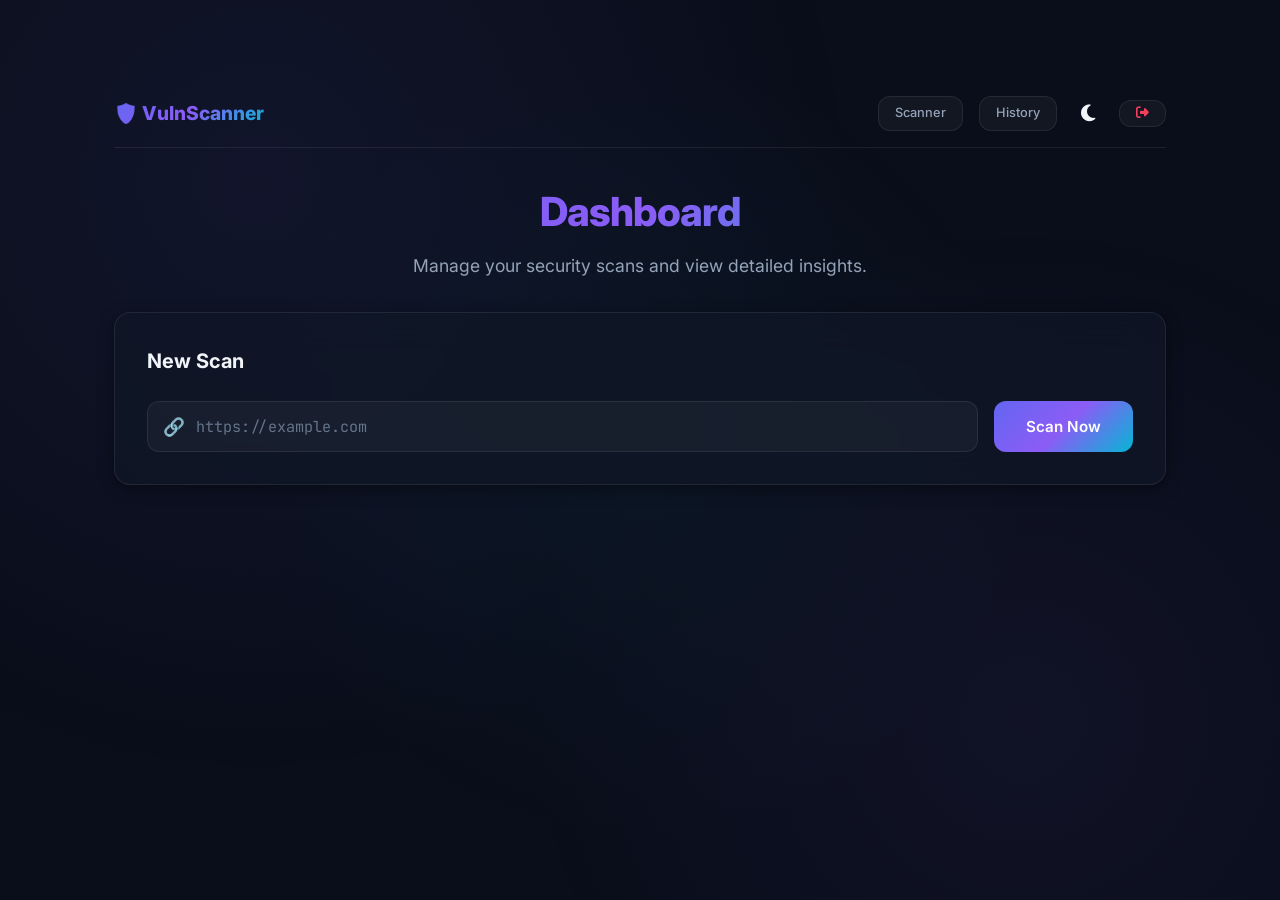
<file: frontend/dashboard.html>
<!DOCTYPE html>
<html lang="en">
<head>
    <meta charset="UTF-8">
    <meta name="viewport" content="width=device-width, initial-scale=1.0">
    <title>Dashboard — VulnScanner</title>
    <link rel="stylesheet" href="styles.css">
    <link rel="stylesheet" href="https://cdnjs.cloudflare.com/ajax/libs/font-awesome/6.4.0/css/all.min.css">
</head>
<body>
    <div class="container">
        <header class="header">
            <div class="nav-container">
                <div class="logo">🛡️ VulnScanner</div>
                <div class="nav-auth">
                    <a href="index.html" class="btn-secondary btn-sm">Scanner</a>
                    <a href="history.html" class="btn-secondary btn-sm">History</a>
                    <button class="theme-toggle" id="themeToggle">
                        <i class="fas fa-moon"></i>
                    </button>
                    <a href="/api/logout" class="btn-secondary btn-sm" style="color: var(--accent-rose);"><i class="fas fa-sign-out-alt"></i></a>
                </div>
            </div>
            <h1 class="header__title">Dashboard</h1>
            <p class="header__subtitle">Manage your security scans and view detailed insights.</p>
        </header>

        <div class="scan-card">
            <h2 style="margin-bottom: 1.5rem; font-size: 1.25rem;">New Scan</h2>
            <form id="scanForm" class="scan-form">
                <div class="scan-form__input-wrapper">
                    <span class="scan-form__icon">🔗</span>
                    <input type="text" id="scanUrl" class="scan-form__input" placeholder="https://example.com" required>
                </div>
                <button type="submit" id="scanBtn" class="scan-form__btn">Scan Now</button>
            </form>
            
            <div class="loading-overlay" id="loadingOverlay">
                <div class="spinner"></div>
                <div class="loading-text">Scanning in progress…</div>
            </div>

            <p id="statusMsg" style="margin-top: 1rem; font-size: 0.9rem; text-align: center; color: var(--text-secondary); display: none;"></p>
        </div>

        <div id="resultsArea" class="results">
            <div class="score-dashboard">
                <div class="score-circle">
                    <svg viewBox="0 0 160 160">
                        <circle class="score-circle__bg" cx="80" cy="80" r="70"></circle>
                        <circle class="score-circle__fg" id="scoreArc" cx="80" cy="80" r="70"></circle>
                    </svg>
                    <div class="score-circle__text">
                        <div class="score-number" id="scoreValue">0</div>
                        <div class="score-label">Score</div>
                    </div>
                </div>
                <div class="score-details">
                    <div class="score-grade">Overall Security Standing</div>
                    <div class="score-meta">
                        <span id="resultUrl"></span>
                    </div>
                </div>
            </div>

            <div class="vuln-list" id="vulnerabilitiesList">
                <!-- Vulnerability cards will be injected here -->
            </div>
        </div>
    </div>

    <script src="script.js"></script>
    <script>
        const toggle = document.getElementById('themeToggle');
        toggle.addEventListener('click', () => {
            const current = document.body.getAttribute('data-theme');
            const target = current === 'light' ? 'dark' : 'light';
            document.body.setAttribute('data-theme', target);
            localStorage.setItem('theme', target);
            toggle.innerHTML = target === 'light' ? '<i class="fas fa-sun"></i>' : '<i class="fas fa-moon"></i>';
        });

        const savedTheme = localStorage.getItem('theme') || 'dark';
        document.body.setAttribute('data-theme', savedTheme);
        toggle.innerHTML = savedTheme === 'light' ? '<i class="fas fa-sun"></i>' : '<i class="fas fa-moon"></i>';
    </script>
</body>
</html>
</file>
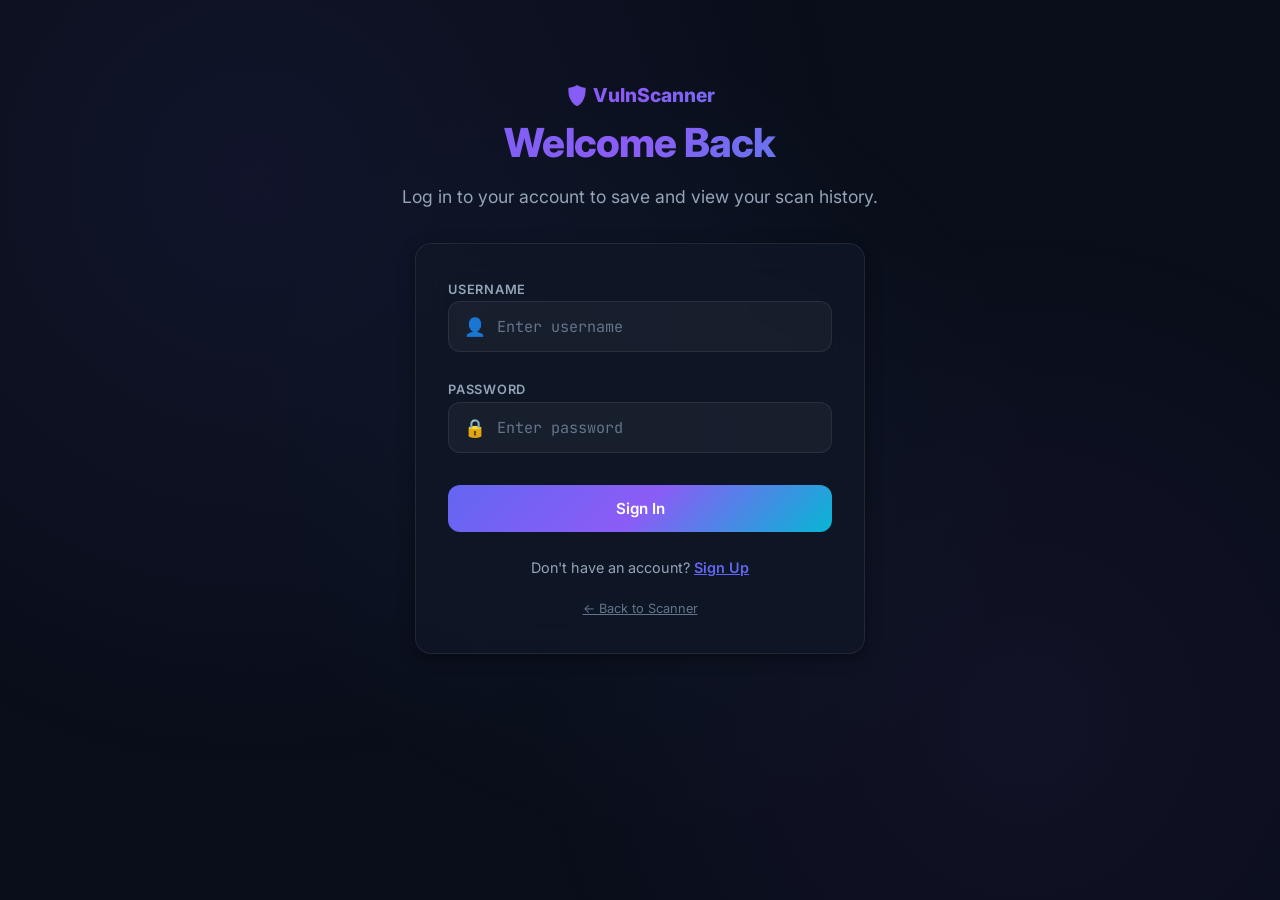
<file: frontend/login.html>
<!DOCTYPE html>
<html lang="en">
<head>
  <meta charset="UTF-8" />
  <meta name="viewport" content="width=device-width, initial-scale=1.0" />
  <title>Login — VulnScanner</title>
  <link rel="stylesheet" href="styles.css" />
</head>
<body class="auth-page">
  <div class="container">
    <header class="header">
      <div class="logo">🛡️ VulnScanner</div>
      <h1 class="header__title">Welcome Back</h1>
      <p class="header__subtitle">Log in to your account to save and view your scan history.</p>
    </header>

    <div class="scan-card" style="max-width: 450px; margin: 0 auto;">
      <form id="loginForm" class="auth-form">
        <div class="form-group">
          <label class="scan-options__label">Username</label>
          <div class="scan-form__input-wrapper">
            <span class="scan-form__icon">👤</span>
            <input type="text" id="username" class="scan-form__input" placeholder="Enter username" required />
          </div>
        </div>
        <div class="form-group" style="margin-top: 1.5rem;">
          <label class="scan-options__label">Password</label>
          <div class="scan-form__input-wrapper">
            <span class="scan-form__icon">🔒</span>
            <input type="password" id="password" class="scan-form__input" placeholder="Enter password" required />
          </div>
        </div>
        <button type="submit" class="scan-form__btn" style="width: 100%; margin-top: 2rem; justify-content: center;">
          Sign In
        </button>
      </form>

      <div style="margin-top: 1.5rem; text-align: center; font-size: 0.9rem; color: var(--text-secondary);">
        Don't have an account? <a href="signup.html" style="color: var(--accent-indigo); font-weight: 600;">Sign Up</a>
      </div>
      <div style="margin-top: 1rem; text-align: center;">
        <a href="index.html" style="color: var(--text-muted); font-size: 0.8rem;">← Back to Scanner</a>
      </div>
    </div>
  </div>

  <script>
    document.getElementById('loginForm').addEventListener('submit', async (e) => {
      e.preventDefault();
      const username = document.getElementById('username').value;
      const password = document.getElementById('password').value;

      try {
        const response = await fetch('/api/auth/login', {
          method: 'POST',
          headers: { 'Content-Type': 'application/json' },
          body: JSON.stringify({ username, password })
        });

        const data = await response.json();
        if (response.ok) {
          window.location.href = 'index.html';
        } else {
          alert(data.error || 'Login failed');
        }
      } catch (err) {
        alert('An error occurred. Please try again.');
      }
    });
  </script>
</body>
</html>
</file>
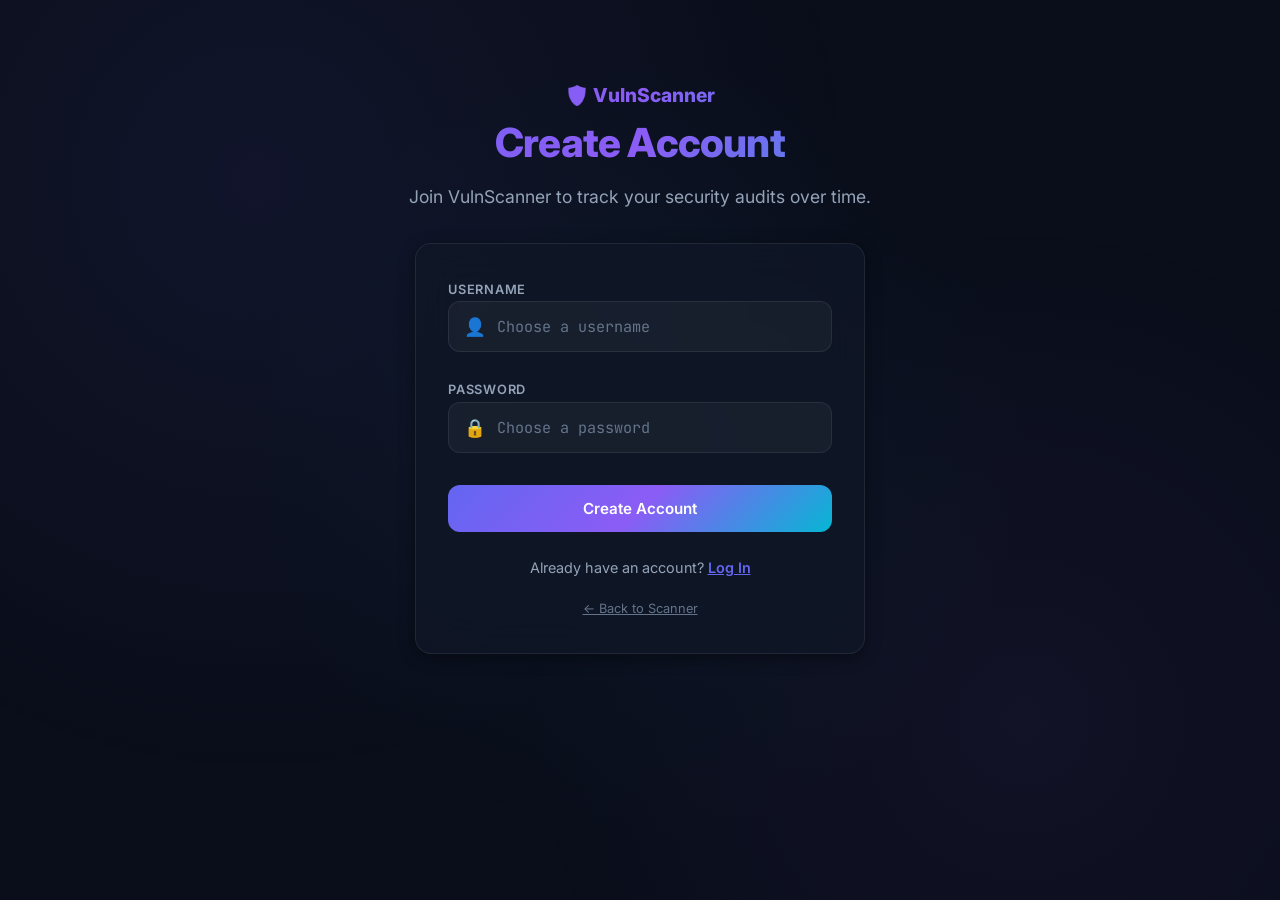
<file: frontend/signup.html>
<!DOCTYPE html>
<html lang="en">
<head>
  <meta charset="UTF-8" />
  <meta name="viewport" content="width=device-width, initial-scale=1.0" />
  <title>Sign Up — VulnScanner</title>
  <link rel="stylesheet" href="styles.css" />
</head>
<body class="auth-page">
  <div class="container">
    <header class="header">
      <div class="logo">🛡️ VulnScanner</div>
      <h1 class="header__title">Create Account</h1>
      <p class="header__subtitle">Join VulnScanner to track your security audits over time.</p>
    </header>

    <div class="scan-card" style="max-width: 450px; margin: 0 auto;">
      <form id="signupForm" class="auth-form">
        <div class="form-group">
          <label class="scan-options__label">Username</label>
          <div class="scan-form__input-wrapper">
            <span class="scan-form__icon">👤</span>
            <input type="text" id="username" class="scan-form__input" placeholder="Choose a username" required />
          </div>
        </div>
        <div class="form-group" style="margin-top: 1.5rem;">
          <label class="scan-options__label">Password</label>
          <div class="scan-form__input-wrapper">
            <span class="scan-form__icon">🔒</span>
            <input type="password" id="password" class="scan-form__input" placeholder="Choose a password" required />
          </div>
        </div>
        <button type="submit" class="scan-form__btn" style="width: 100%; margin-top: 2rem; justify-content: center;">
          Create Account
        </button>
      </form>

      <div style="margin-top: 1.5rem; text-align: center; font-size: 0.9rem; color: var(--text-secondary);">
        Already have an account? <a href="login.html" style="color: var(--accent-indigo); font-weight: 600;">Log In</a>
      </div>
      <div style="margin-top: 1rem; text-align: center;">
        <a href="index.html" style="color: var(--text-muted); font-size: 0.8rem;">← Back to Scanner</a>
      </div>
    </div>
  </div>

  <script>
    document.getElementById('signupForm').addEventListener('submit', async (e) => {
      e.preventDefault();
      const username = document.getElementById('username').value;
      const password = document.getElementById('password').value;

      try {
        const response = await fetch('/api/auth/signup', {
          method: 'POST',
          headers: { 'Content-Type': 'application/json' },
          body: JSON.stringify({ username, password })
        });

        const data = await response.json();
        if (response.ok) {
          alert('Account created! You can now log in.');
          window.location.href = 'login.html';
        } else {
          alert(data.error || 'Signup failed');
        }
      } catch (err) {
        alert('An error occurred. Please try again.');
      }
    });
  </script>
</body>
</html>
</file>
<file: frontend/styles.css>
/* ============================================================
   Vulnerability Scanner — Design System & Styles
   ============================================================
   A premium dark-mode UI with glassmorphism, gradients,
   and smooth micro-animations.
   ============================================================ */

/* ---------- Google Fonts ---------- */
@import url('https://fonts.googleapis.com/css2?family=Inter:wght@300;400;500;600;700;800&family=JetBrains+Mono:wght@400;500&display=swap');

/* ---------- CSS Custom Properties ---------- */
:root {
  /* Colors */
  --bg-primary: #0a0e1a;
  --bg-secondary: #111827;
  --bg-card: rgba(17, 24, 39, 0.7);
  --bg-glass: rgba(255, 255, 255, 0.03);
  --border-glass: rgba(255, 255, 255, 0.08);
  --border-glow: rgba(99, 102, 241, 0.3);

  --text-primary: #f1f5f9;
  --text-secondary: #94a3b8;
  --text-muted: #64748b;

  --accent-indigo: #6366f1;
  --accent-purple: #8b5cf6;
  --accent-cyan: #06b6d4;
  --accent-emerald: #10b981;
  --accent-amber: #f59e0b;
  --accent-rose: #f43f5e;

  --gradient-primary: linear-gradient(135deg, #6366f1, #8b5cf6, #06b6d4);
  --gradient-hero: linear-gradient(135deg, #0a0e1a 0%, #1e1b4b 50%, #0f172a 100%);
  --gradient-card: linear-gradient(145deg, rgba(99, 102, 241, 0.05), rgba(139, 92, 246, 0.03));

  --severity-high: #ef4444;
  --severity-medium: #f59e0b;
  --severity-low: #3b82f6;
  --severity-info: #64748b;

  /* Spacing */
  --space-xs: 0.25rem;
  --space-sm: 0.5rem;
  --space-md: 1rem;
  --space-lg: 1.5rem;
  --space-xl: 2rem;
  --space-2xl: 3rem;

  /* Border radius */
  --radius-sm: 8px;
  --radius-md: 12px;
  --radius-lg: 16px;
  --radius-xl: 24px;
  --radius-full: 9999px;

  /* Shadows */
  --shadow-sm: 0 2px 8px rgba(0, 0, 0, 0.3);
  --shadow-md: 0 4px 16px rgba(0, 0, 0, 0.4);
  --shadow-lg: 0 8px 32px rgba(0, 0, 0, 0.5);
  --shadow-glow: 0 0 20px rgba(99, 102, 241, 0.15);

  /* Transitions */
  --transition-fast: 150ms ease;
  --transition-normal: 250ms ease;
  --transition-slow: 400ms ease;

  /* Typography */
  --font-sans: 'Inter', -apple-system, BlinkMacSystemFont, sans-serif;
  --font-mono: 'JetBrains Mono', monospace;
}

/* ---------- Light Theme Overrides ---------- */
[data-theme="light"] {
  --bg-primary: #f8fafc;
  --bg-secondary: #f1f5f9;
  --bg-card: rgba(255, 255, 255, 0.8);
  --bg-glass: rgba(0, 0, 0, 0.02);
  --border-glass: rgba(0, 0, 0, 0.08);
  --text-primary: #0f172a;
  --text-secondary: #475569;
  --text-muted: #64748b;
  --gradient-hero: linear-gradient(135deg, #f8fafc 0%, #e2e8f0 100%);
  --shadow-sm: 0 2px 8px rgba(0, 0, 0, 0.05);
  --shadow-md: 0 4px 16px rgba(0, 0, 0, 0.08);
  --shadow-lg: 0 8px 32px rgba(0, 0, 0, 0.1);
}

/* ---------- Reset & Base ---------- */
*, *::before, *::after {
  margin: 0;
  padding: 0;
  box-sizing: border-box;
}

html {
  scroll-behavior: smooth;
  font-size: 16px;
}

body {
  font-family: var(--font-sans);
  background: var(--bg-primary);
  color: var(--text-primary);
  line-height: 1.6;
  min-height: 100vh;
  overflow-x: hidden;
}

/* ---------- Animated Background ---------- */
body::before {
  content: '';
  position: fixed;
  top: 0; left: 0;
  width: 100%; height: 100%;
  background:
    radial-gradient(ellipse 600px 600px at 20% 20%, rgba(99, 102, 241, 0.08), transparent),
    radial-gradient(ellipse 500px 500px at 80% 80%, rgba(139, 92, 246, 0.06), transparent),
    radial-gradient(ellipse 400px 400px at 50% 50%, rgba(6, 182, 212, 0.04), transparent);
  pointer-events: none;
  z-index: 0;
  animation: bgShift 20s ease-in-out infinite alternate;
}

@keyframes bgShift {
  0%   { opacity: 0.6; }
  50%  { opacity: 1; }
  100% { opacity: 0.7; }
}

/* ---------- Legacy/Utility Compatibility ---------- */
.glass {
  background: var(--bg-glass);
  backdrop-filter: blur(12px);
  -webkit-backdrop-filter: blur(12px);
  border: 1px solid var(--border-glass);
  border-radius: var(--radius-lg);
}

.theme-toggle {
  background: none;
  border: none;
  color: var(--text-primary);
  cursor: pointer;
  font-size: 1.2rem;
  padding: 8px;
  display: flex;
  align-items: center;
  justify-content: center;
  transition: var(--transition-normal);
}

.theme-toggle:hover {
  color: var(--accent-indigo);
  transform: rotate(15deg);
}

/* ---------- Layout Container ---------- */
.container {
  position: relative;
  z-index: 1;
  max-width: 1100px;
  margin: 0 auto;
  padding: var(--space-xl) var(--space-lg);
}

/* ---------- Navigation ---------- */
.nav-container {
  display: flex;
  justify-content: space-between;
  align-items: center;
  padding: var(--space-md) 0;
  margin-bottom: var(--space-xl);
  border-bottom: 1px solid var(--border-glass);
}

.logo {
  font-weight: 800;
  font-size: 1.2rem;
  background: var(--gradient-primary);
  -webkit-background-clip: text;
  -webkit-text-fill-color: transparent;
  background-clip: text;
}

.nav-auth {
  display: flex;
  gap: var(--space-md);
  align-items: center;
}

.user-greeting {
  font-size: 0.9rem;
  color: var(--text-secondary);
}

.btn-sm {
  padding: 6px 16px !important;
  font-size: 0.8rem !important;
}

.btn-primary {
  padding: 10px 20px;
  background: var(--gradient-primary);
  border: none;
  border-radius: var(--radius-md);
  color: #fff;
  font-weight: 600;
  text-decoration: none;
  transition: all var(--transition-normal);
}

.btn-primary:hover {
  transform: translateY(-2px);
  box-shadow: 0 4px 12px rgba(99, 102, 241, 0.3);
}

.btn-secondary {
  text-decoration: none;
}

/* ---------- Header ---------- */
.header {
  text-align: center;
  padding: var(--space-2xl) 0 var(--space-xl);
}

.header__icon {
  font-size: 3rem;
  margin-bottom: var(--space-md);
  display: inline-block;
  animation: float 3s ease-in-out infinite;
}

@keyframes float {
  0%, 100% { transform: translateY(0); }
  50%      { transform: translateY(-8px); }
}

.header__title {
  font-size: 2.5rem;
  font-weight: 800;
  background: var(--gradient-primary);
  -webkit-background-clip: text;
  -webkit-text-fill-color: transparent;
  background-clip: text;
  letter-spacing: -0.02em;
  margin-bottom: var(--space-sm);
}

.header__subtitle {
  color: var(--text-secondary);
  font-size: 1.1rem;
  font-weight: 400;
  max-width: 600px;
  margin: 0 auto;
}

/* ---------- Ethical Warning Banner ---------- */
.warning-banner {
  background: rgba(245, 158, 11, 0.08);
  border: 1px solid rgba(245, 158, 11, 0.25);
  border-radius: var(--radius-md);
  padding: var(--space-md) var(--space-lg);
  margin-bottom: var(--space-xl);
  display: flex;
  align-items: center;
  gap: var(--space-md);
  font-size: 0.9rem;
  color: var(--accent-amber);
  backdrop-filter: blur(10px);
}

.warning-banner__icon { font-size: 1.5rem; flex-shrink: 0; }

/* ---------- Scan Input Card ---------- */
.scan-card {
  background: var(--bg-card);
  border: 1px solid var(--border-glass);
  border-radius: var(--radius-lg);
  padding: var(--space-xl);
  backdrop-filter: blur(20px);
  box-shadow: var(--shadow-md);
  margin-bottom: var(--space-xl);
  transition: border-color var(--transition-normal);
}

.scan-card:hover {
  border-color: var(--border-glow);
}

.scan-form {
  display: flex;
  gap: var(--space-md);
}

.scan-form__input-wrapper {
  flex: 1;
  position: relative;
}

.scan-form__input {
  width: 100%;
  padding: 14px 18px 14px 48px;
  background: rgba(255, 255, 255, 0.04);
  border: 1px solid var(--border-glass);
  border-radius: var(--radius-md);
  color: var(--text-primary);
  font-family: var(--font-mono);
  font-size: 0.95rem;
  outline: none;
  transition: all var(--transition-normal);
}

.scan-form__input:focus {
  border-color: var(--accent-indigo);
  box-shadow: 0 0 0 3px rgba(99, 102, 241, 0.15);
  background: rgba(255, 255, 255, 0.06);
}

.scan-form__input::placeholder {
  color: var(--text-muted);
}

.scan-form__icon {
  position: absolute;
  left: 16px;
  top: 50%;
  transform: translateY(-50%);
  color: var(--text-muted);
  font-size: 1.1rem;
  pointer-events: none;
}

.scan-form__btn {
  padding: 14px 32px;
  background: var(--gradient-primary);
  border: none;
  border-radius: var(--radius-md);
  color: #fff;
  font-family: var(--font-sans);
  font-weight: 600;
  font-size: 0.95rem;
  cursor: pointer;
  transition: all var(--transition-normal);
  white-space: nowrap;
  display: flex;
  align-items: center;
  gap: var(--space-sm);
}

.scan-form__btn:hover:not(:disabled) {
  transform: translateY(-2px);
  box-shadow: 0 6px 20px rgba(99, 102, 241, 0.35);
}

.scan-form__btn:active:not(:disabled) {
  transform: translateY(0);
}

.scan-form__btn:disabled {
  opacity: 0.6;
  cursor: not-allowed;
}

/* ---------- Scan Options ---------- */
.scan-options {
  display: flex;
  flex-wrap: wrap;
  gap: var(--space-sm);
  margin-top: var(--space-lg);
  padding-top: var(--space-lg);
  border-top: 1px solid var(--border-glass);
}

.scan-options__label {
  font-size: 0.8rem;
  font-weight: 600;
  color: var(--text-secondary);
  text-transform: uppercase;
  letter-spacing: 0.06em;
  width: 100%;
  margin-bottom: var(--space-xs);
}

.option-chip {
  display: flex;
  align-items: center;
  gap: 6px;
  padding: 6px 14px;
  background: rgba(255, 255, 255, 0.04);
  border: 1px solid var(--border-glass);
  border-radius: var(--radius-full);
  cursor: pointer;
  transition: all var(--transition-fast);
  font-size: 0.85rem;
  color: var(--text-secondary);
  user-select: none;
}

.option-chip:hover {
  background: rgba(99, 102, 241, 0.1);
  border-color: rgba(99, 102, 241, 0.3);
  color: var(--text-primary);
}

.option-chip input[type="checkbox"] {
  display: none;
}

.option-chip--active {
  background: rgba(99, 102, 241, 0.15);
  border-color: var(--accent-indigo);
  color: var(--text-primary);
}

.option-chip__dot {
  width: 8px; height: 8px;
  border-radius: 50%;
  background: var(--text-muted);
  transition: background var(--transition-fast);
}

.option-chip--active .option-chip__dot {
  background: var(--accent-indigo);
  box-shadow: 0 0 6px var(--accent-indigo);
}

/* ---------- Loading State ---------- */
.loading-overlay {
  display: none;
  flex-direction: column;
  align-items: center;
  justify-content: center;
  padding: var(--space-2xl);
  text-align: center;
}

.loading-overlay--active { display: flex; }

.spinner {
  width: 56px; height: 56px;
  border: 3px solid var(--border-glass);
  border-top-color: var(--accent-indigo);
  border-radius: 50%;
  animation: spin 0.8s linear infinite;
  margin-bottom: var(--space-lg);
}

@keyframes spin {
  to { transform: rotate(360deg); }
}

.loading-text {
  color: var(--text-secondary);
  font-size: 0.95rem;
}

.loading-steps {
  margin-top: var(--space-md);
  font-size: 0.85rem;
  color: var(--text-muted);
}

.loading-step {
  padding: 4px 0;
  opacity: 0.4;
  transition: opacity var(--transition-normal);
}

.loading-step--active {
  opacity: 1;
  color: var(--accent-indigo);
}

.loading-step--done {
  opacity: 0.8;
  color: var(--accent-emerald);
}

/* ---------- Results Section ---------- */
.results {
  display: none;
}

.results--active { display: block; }

/* Score Dashboard */
.score-dashboard {
  display: grid;
  grid-template-columns: 200px 1fr;
  gap: var(--space-xl);
  background: var(--bg-card);
  border: 1px solid var(--border-glass);
  border-radius: var(--radius-lg);
  padding: var(--space-xl);
  backdrop-filter: blur(20px);
  margin-bottom: var(--space-xl);
}

.score-circle {
  position: relative;
  width: 160px; height: 160px;
  margin: 0 auto;
}

.score-circle svg {
  transform: rotate(-90deg);
  width: 160px; height: 160px;
}

.score-circle__bg {
  fill: none;
  stroke: rgba(255, 255, 255, 0.06);
  stroke-width: 10;
}

.score-circle__fg {
  fill: none;
  stroke-width: 10;
  stroke-linecap: round;
  stroke-dasharray: 440;
  stroke-dashoffset: 440;
  transition: stroke-dashoffset 1.5s ease;
}

.score-circle__text {
  position: absolute;
  top: 50%; left: 50%;
  transform: translate(-50%, -50%);
  text-align: center;
}

.score-number {
  font-size: 2.5rem;
  font-weight: 800;
  line-height: 1;
}

.score-label {
  font-size: 0.75rem;
  color: var(--text-muted);
  text-transform: uppercase;
  letter-spacing: 0.1em;
}

.score-details {
  display: flex;
  flex-direction: column;
  justify-content: center;
  gap: var(--space-md);
}

.score-grade {
  font-size: 1.1rem;
  font-weight: 600;
}

.score-grade__letter {
  display: inline-flex;
  align-items: center;
  justify-content: center;
  width: 40px; height: 40px;
  border-radius: var(--radius-sm);
  font-size: 1.3rem;
  font-weight: 800;
  margin-left: var(--space-sm);
}

.score-meta {
  font-size: 0.85rem;
  color: var(--text-secondary);
  display: flex;
  flex-direction: column;
  gap: 4px;
}

.severity-bars {
  display: flex;
  gap: var(--space-md);
  flex-wrap: wrap;
}

.severity-bar {
  display: flex;
  align-items: center;
  gap: 8px;
  font-size: 0.85rem;
  font-weight: 500;
}

.severity-bar__dot {
  width: 10px; height: 10px;
  border-radius: 50%;
}

.severity-bar__dot--high { background: var(--severity-high); box-shadow: 0 0 6px var(--severity-high); }
.severity-bar__dot--medium { background: var(--severity-medium); box-shadow: 0 0 6px var(--severity-medium); }
.severity-bar__dot--low { background: var(--severity-low); box-shadow: 0 0 6px var(--severity-low); }
.severity-bar__dot--info { background: var(--severity-info); }

/* Action buttons */
.result-actions {
  display: flex;
  gap: var(--space-md);
  margin-bottom: var(--space-xl);
}

.btn-secondary {
  padding: 10px 20px;
  background: rgba(255, 255, 255, 0.04);
  border: 1px solid var(--border-glass);
  border-radius: var(--radius-md);
  color: var(--text-secondary);
  font-family: var(--font-sans);
  font-weight: 500;
  font-size: 0.9rem;
  cursor: pointer;
  transition: all var(--transition-normal);
  display: flex;
  align-items: center;
  gap: var(--space-sm);
}

.btn-secondary:hover {
  background: rgba(99, 102, 241, 0.1);
  border-color: var(--accent-indigo);
  color: var(--text-primary);
}

/* Vulnerability Cards */
.vuln-list {
  display: flex;
  flex-direction: column;
  gap: var(--space-md);
}

.vuln-card {
  background: var(--gradient-card);
  border: 1px solid var(--border-glass);
  border-radius: var(--radius-md);
  padding: var(--space-lg);
  transition: all var(--transition-normal);
  animation: fadeSlideUp 0.4s ease both;
  border-left: 4px solid var(--severity-info);
}

.vuln-card:hover {
  border-color: rgba(255, 255, 255, 0.12);
  box-shadow: var(--shadow-sm);
  transform: translateX(4px);
}

.vuln-card--high   { border-left-color: var(--severity-high); }
.vuln-card--medium { border-left-color: var(--severity-medium); }
.vuln-card--low    { border-left-color: var(--severity-low); }
.vuln-card--info   { border-left-color: var(--severity-info); }

@keyframes fadeSlideUp {
  from { opacity: 0; transform: translateY(12px); }
  to   { opacity: 1; transform: translateY(0); }
}

.vuln-card__header {
  display: flex;
  align-items: center;
  justify-content: space-between;
  margin-bottom: var(--space-sm);
  flex-wrap: wrap;
  gap: var(--space-sm);
}

.vuln-card__type {
  font-weight: 600;
  font-size: 1rem;
}

.vuln-card__badge {
  padding: 3px 10px;
  border-radius: var(--radius-full);
  font-size: 0.7rem;
  font-weight: 700;
  text-transform: uppercase;
  letter-spacing: 0.08em;
}

.vuln-card__badge--high   { background: rgba(239, 68, 68, 0.15); color: var(--severity-high); }
.vuln-card__badge--medium { background: rgba(245, 158, 11, 0.15); color: var(--severity-medium); }
.vuln-card__badge--low    { background: rgba(59, 130, 246, 0.15); color: var(--severity-low); }
.vuln-card__badge--info   { background: rgba(100, 116, 139, 0.15); color: var(--severity-info); }

.vuln-card__desc {
  color: var(--text-secondary);
  font-size: 0.9rem;
  margin-bottom: var(--space-sm);
  line-height: 1.5;
}

.vuln-card__fix {
  background: rgba(16, 185, 129, 0.06);
  border: 1px solid rgba(16, 185, 129, 0.15);
  border-radius: var(--radius-sm);
  padding: var(--space-sm) var(--space-md);
  font-size: 0.85rem;
  color: var(--accent-emerald);
  display: flex;
  align-items: flex-start;
  gap: var(--space-sm);
}

.vuln-card__fix-icon { flex-shrink: 0; margin-top: 2px; }

/* ---------- History Section ---------- */
.history-section {
  margin-top: var(--space-2xl);
}

.section-title {
  font-size: 1.3rem;
  font-weight: 700;
  margin-bottom: var(--space-lg);
  display: flex;
  align-items: center;
  gap: var(--space-sm);
}

.history-table {
  width: 100%;
  border-collapse: collapse;
  background: var(--bg-card);
  border: 1px solid var(--border-glass);
  border-radius: var(--radius-md);
  overflow: hidden;
  backdrop-filter: blur(20px);
}

.history-table th, .history-table td {
  padding: 12px 16px;
  text-align: left;
  border-bottom: 1px solid var(--border-glass);
  font-size: 0.85rem;
}

.history-table th {
  background: rgba(255, 255, 255, 0.03);
  color: var(--text-secondary);
  font-weight: 600;
  text-transform: uppercase;
  letter-spacing: 0.06em;
  font-size: 0.75rem;
}

.history-table tr:last-child td { border-bottom: none; }

.history-table tr:hover td {
  background: rgba(99, 102, 241, 0.04);
}

/* ---------- Error State ---------- */
.error-message {
  display: none;
  background: rgba(239, 68, 68, 0.08);
  border: 1px solid rgba(239, 68, 68, 0.25);
  border-radius: var(--radius-md);
  padding: var(--space-md) var(--space-lg);
  color: var(--accent-rose);
  font-size: 0.9rem;
  margin-top: var(--space-md);
  align-items: center;
  gap: var(--space-sm);
}

.error-message--active {
  display: flex;
}

/* ---------- No Vulns State ---------- */
.no-vulns {
  text-align: center;
  padding: var(--space-2xl);
  color: var(--accent-emerald);
}

.no-vulns__icon { font-size: 3rem; margin-bottom: var(--space-md); }

.no-vulns__text {
  font-size: 1.1rem;
  font-weight: 600;
}

/* ---------- Footer ---------- */
.footer {
  text-align: center;
  padding: var(--space-2xl) 0 var(--space-xl);
  color: var(--text-muted);
  font-size: 0.8rem;
  border-top: 1px solid var(--border-glass);
  margin-top: var(--space-2xl);
}

/* ---------- Responsive ---------- */
@media (max-width: 768px) {
  .header__title { font-size: 1.8rem; }
  .scan-form { flex-direction: column; }
  .scan-form__btn { justify-content: center; }
  .score-dashboard { grid-template-columns: 1fr; text-align: center; }
  .severity-bars { justify-content: center; }
  .result-actions { flex-wrap: wrap; }
  .container { padding: var(--space-lg) var(--space-md); }
}

@media (max-width: 480px) {
  .header__title { font-size: 1.4rem; }
  .header__subtitle { font-size: 0.95rem; }
  .vuln-card__header { flex-direction: column; align-items: flex-start; }
}
</file>
